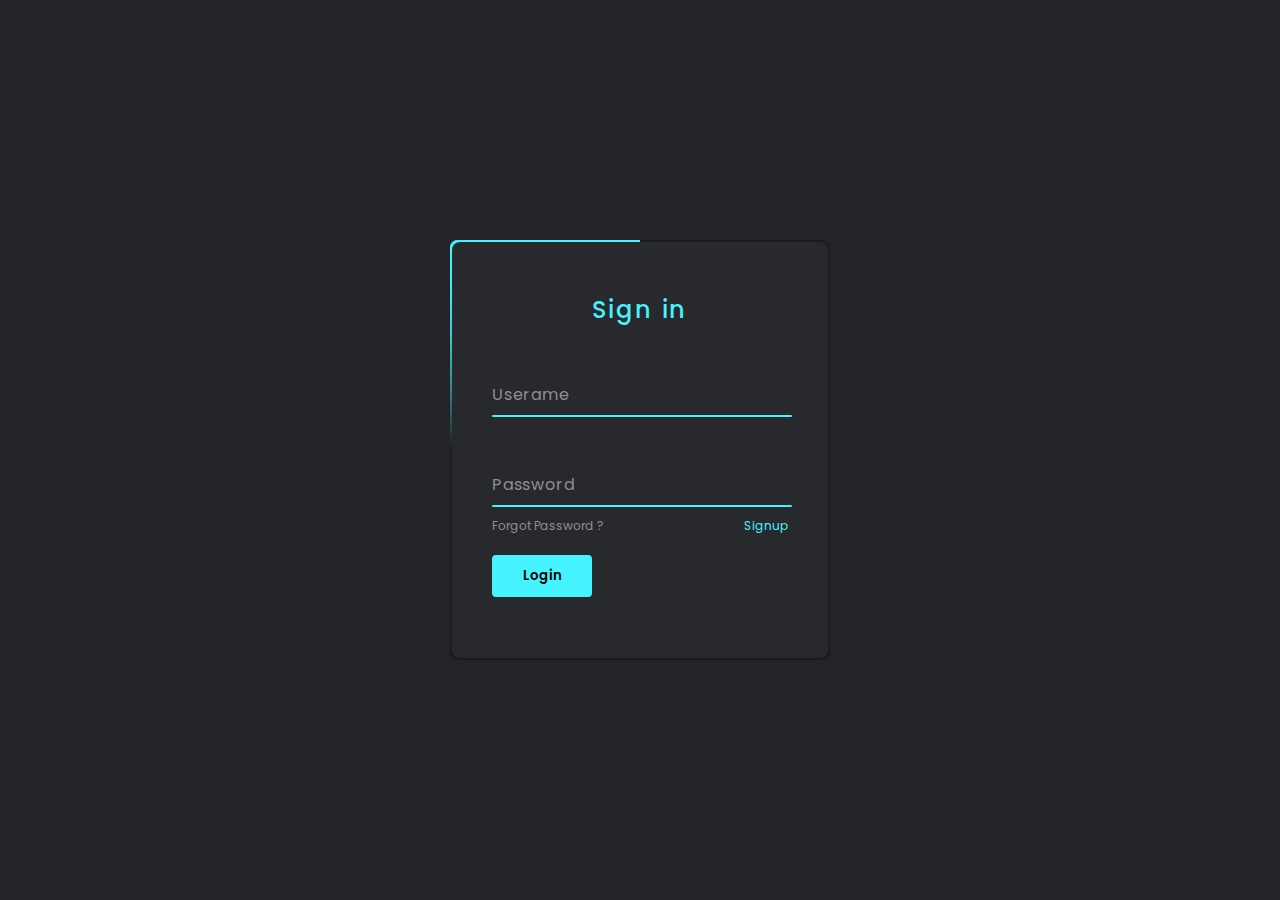
<file: AnimatedLoginForm/index.html>
<!DOCTYPE html>
<html lang="en">
<head>
	<meta charset="UTF-8">
	<title>Animated Login Form</title>
	<link rel="stylesheet" href="style.css">
</head>
<body>
	<div class="box">
		<form autocomplete="off">
			<h2>Sign in</h2>
			<div class="inputBox">
				<input type="text" required="required">
				<span>Userame</span>
				<i></i>
			</div>
			<div class="inputBox">
				<input type="password" required="required">
				<span>Password</span>
				<i></i>
			</div>
			<div class="links">
				<a href="#">Forgot Password ?</a>
				<a href="#">Signup</a>
			</div>
			<input type="submit" value="Login">
		</form>
	</div>
</body>
</html>
</file>
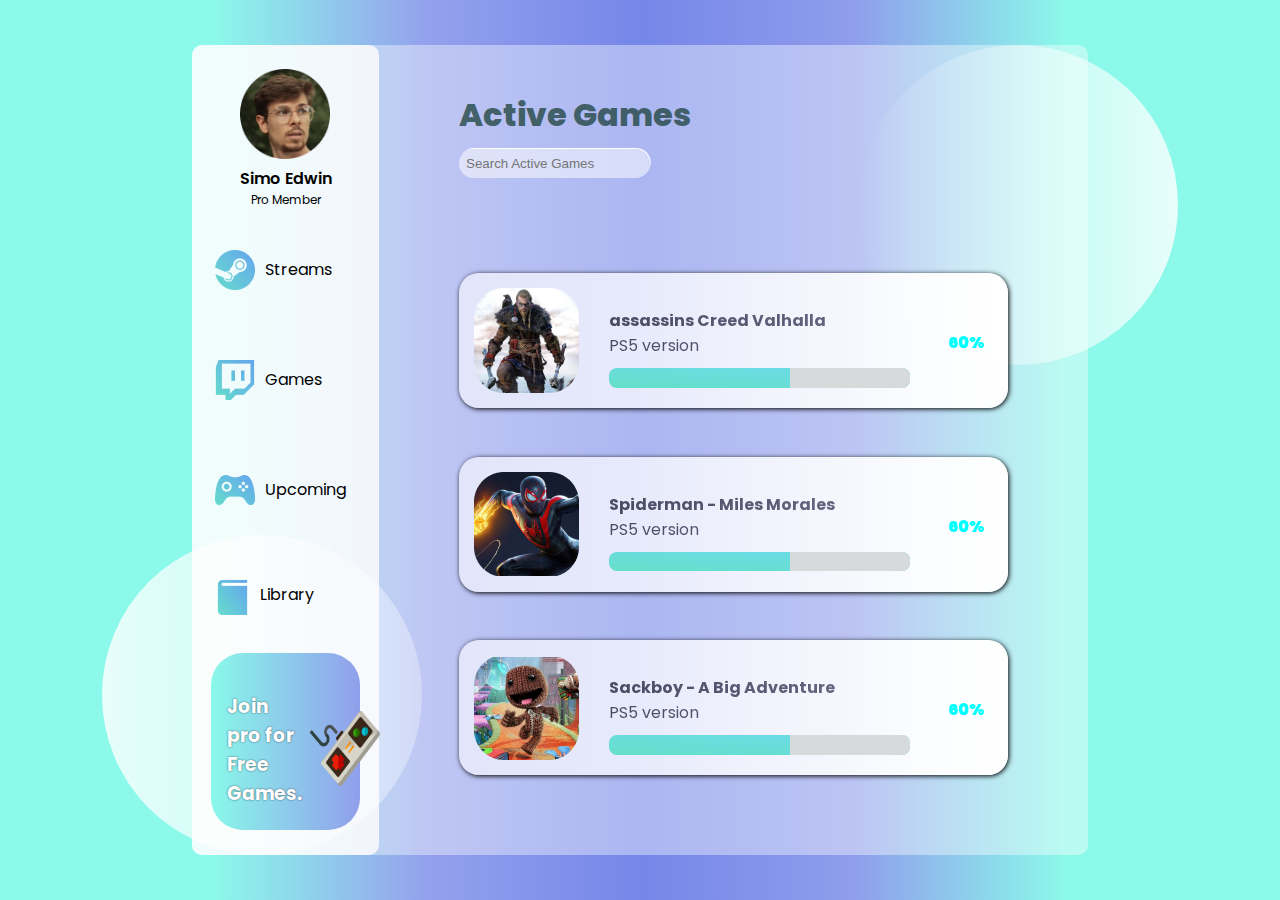
<file: glassWebpage/index.html>
<!DOCTYPE html>
<html lang="en">
<head>
    <meta charset="UTF-8">
    <meta http-equiv="X-UA-Compatible" content="IE=edge">
    <meta name="viewport" content="width=device-width, initial-scale=1.0">
    <link rel="preconnect" href="https://fonts.googleapis.com"/><link rel="preconnect" href="https://fonts.gstatic.com" crossorigin/><link href="https://fonts.googleapis.com/css2?family=Poppins&display=swap" rel="stylesheet"/>
    <link rel="stylesheet" href="style.css">
    <title>Glass Website</title>
</head>
<body>
<div id="container"> <!--sabse bada dibba -->
    <div id="left_section">  <!--left side dibba -->
        <div class="personal">  <!--image ke liye -->
            <img src="./images/avatar.png" alt="my_image"/>
            <p class="name">Simo Edwin</p> 
            <p class="member_type">Pro Member</p>
        </div>

        <div class="menus"> <!--four menus ke liye -->
            <div><img src="./images/steam.png" alt="streams" /><span>Streams</span></div>
            <div><img src="./images/twitch.png" alt="Games" /><span>Games</span></div>
            <div><img src="./images/upcoming.png" alt="Upcoming" /><span>Upcoming</span></div>
            <div><img src="./images/library.png" alt="Library" /><span>Library</span></div>
        </div>

        <div class="free_game_poster"> <!--last wala poster ke liye -->
            <div><h3>Join pro for Free Games.</h3></div>
            <div><img src="./images/controller.png" alt="controller"></div>
        </div>

    </div>

    <div id="games_section">

        <div class="input_for_search"> <!--search ke liye div -->
        <h2>Active Games</h2>
            <input type="text" name="search" id="search" placeholder="Search Active Games" />
        </div>

        <div class="games_display_section"> <!--sabhi games ke liye div -->

            <div class="game">  <!--ek game ka div -->
                <div class="game_image"><img src="./images/assassins.png" alt="assassins" /></div>
                <div class="description">
                    <div class="game_description">
                            <h4>assassins Creed Valhalla</h4>
                            <p>PS5 version</p>
                            <div></div>
                    </div>
                    <div class="game_percentage"><p>60%</p></div>
                </div>
            </div>

            <div class="game">
                <div class="game_image"><img src="./images/spiderman.png" alt="spiderman" /></div>
                <div class="description">
                    <div class="game_description">
                        <h4>Spiderman - Miles Morales</h4>
                        <p>PS5 version</p>
                        <div></div>
                    </div>
                    <div class="game_percentage"><p>60%</p></div>
                </div>
            </div>

            <div class="game">
                <div class="game_image"><img src="./images/sackboy.png" alt="sackboy" /></div>
                <div class="description">
                    <div class="game_description">
                        <h4>Sackboy - A Big Adventure</h4>
                        <p>PS5 version</p>
                        <div></div>
                    </div>
                    <div class="game_percentage"><p>60%</p></div>
                </div>
            </div>
        </div>
    </div>
</div>
<div class="circle1"></div>
<div class="circle2"></div>
</body>
</html>
</file>
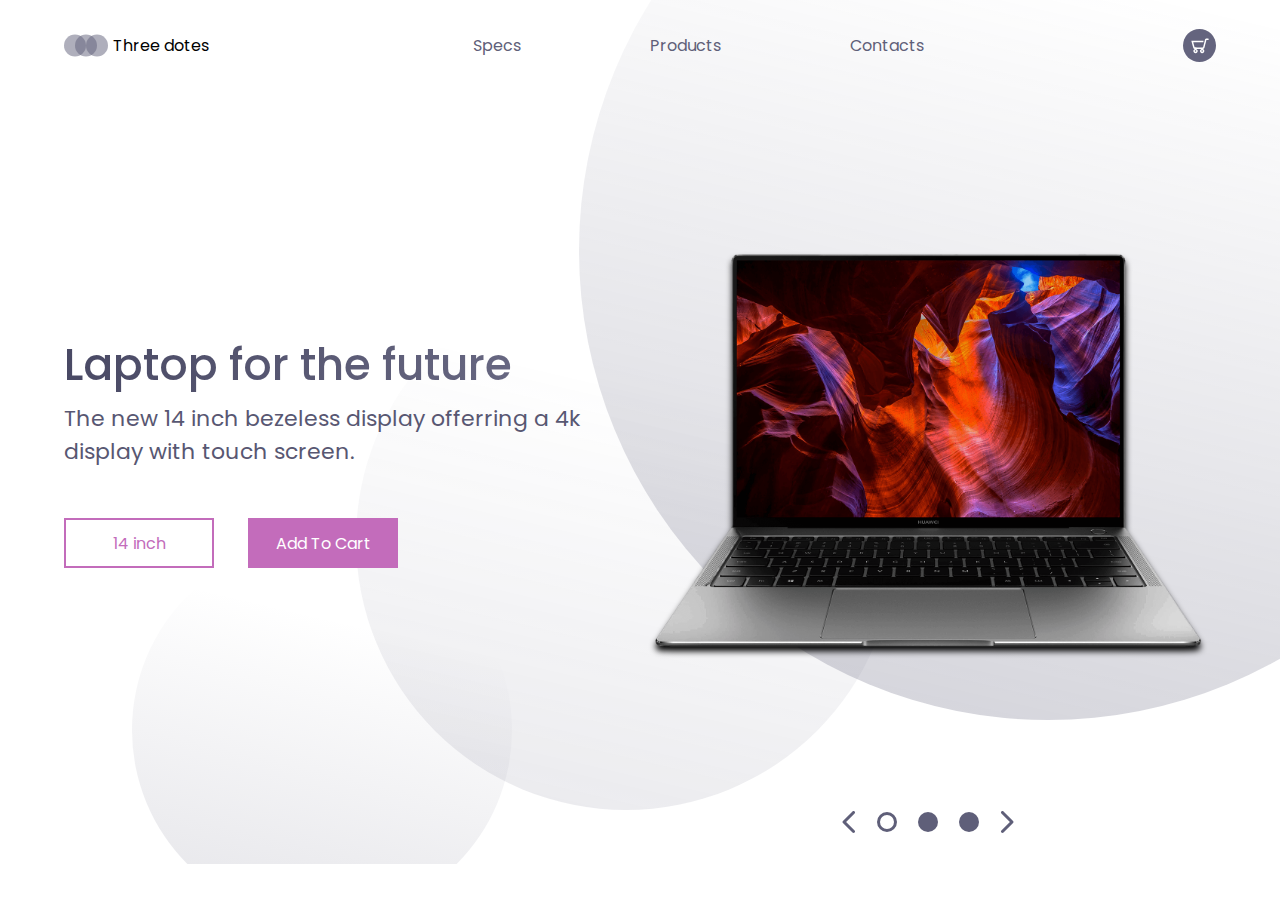
<file: laptopWebsite/index.html>
<!DOCTYPE html>
<html lang="en">
<head>
    <meta charset="UTF-8">
    <meta http-equiv="X-UA-Compatible" content="IE=edge">
    <meta name="viewport" content="width=device-width, initial-scale=1.0">
    <link rel="preconnect" href="https://fonts.googleapis.com"/><link rel="preconnect" href="https://fonts.gstatic.com" crossorigin/><link href="https://fonts.googleapis.com/css2?family=Poppins&display=swap" rel="stylesheet"/>
    <link rel="stylesheet" href="style.css"/>
    <title>Landing page</title>
</head>
<body>
    <header>
        <div class="logo-container">
            <img src="./img/logo.svg" alt="logo"/>
            <h4><div class="logo">Three dotes</div></h4>
        </div>
        <nav>
            <ul class="nav-links">
                <li ><a class="nav-link" href="#">Specs</a></li>
                <li ><a class="nav-link" href="#">Products</a></li>
                <li ><a class="nav-link" href="#">Contacts</a></li>
            </ul>
        </nav>
        <div class="cart">
            <img src="./img/cart.svg" alt="cart" />
        </div>
    </header>

    <main>
        <section class="presentation">
            <div class="introduction">
                <div class="intro-text">
                    <h1>Laptop for the future</h1>
                    <p>The new 14 inch bezeless display offerring a 4k
                    display with touch screen.
                    </p>
                </div>
                <div class="cta">
                    <button class="cta-select">14 inch</button>
                    <button class="cta-add">Add To Cart</button>
                </div>
            </div>
            <div class="cover">
                <img src="./img/matebook.png" alt="matebook"/>
            </div>
        </section>

        <div class="laptop-select">
            <img src="./img/arrow-left.svg" alt="arrow-left">
            <img src="./img/dot.svg" alt="dot">
            <img src="./img/dot-full.svg" alt="dot-full">
            <img src="./img/dot-full.svg" alt="dot-full">
            <img src="./img/arrow-right.svg" alt="arrow-right">
        </div>

    <img class="circle" id="big-circle" src="./img/big-eclipse.svg" alt="big-eclipse">
    <img class="circle" id="mid-circle" src="./img/mid-eclipse.svg" alt="mid-eclipse">
    <img class="circle" id="small-circle" src="./img/small-eclipse.svg" alt="small-eclipse">
    </main>
    
</body>
</html>
</file>
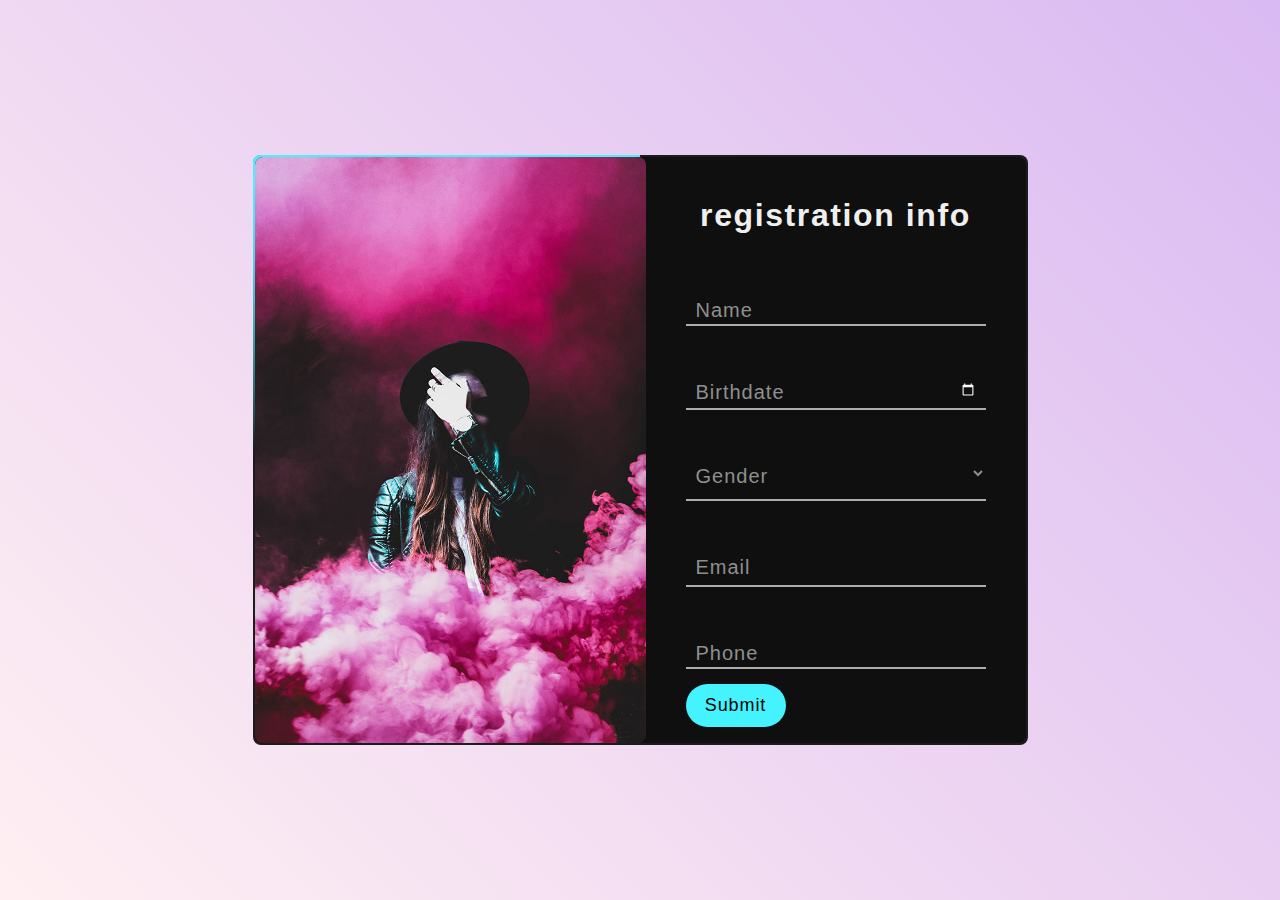
<file: registrationForm/index.html>
<!DOCTYPE html>
<html lang="en">

<head>
    <meta charset="UTF-8">
    <meta http-equiv="X-UA-Compatible" content="IE=edge">
    <meta name="viewport" content="width=device-width, initial-scale=1.0">
    <title>Registration form</title>
    <link rel="stylesheet" href="style.css">
</head>

<body>
    <div class="container">
        <div class="two-part-box">
            <div class="item" id="img-box">
                <img src="cardImgR.jpg" alt="">
            </div>
            <div class="item" id="form-box">
                <h1>registration info</h1>
                <form action="#" method="post">
                    <div class="inputBox">
                        <input type="text" id="name" required="required">
                        <span>Name</span>
                        <i></i>
                    </div>
                    <div class="inputBox">
                        <input type="date" id="birthdate" required="required">
                        <span>Birthdate</span>
                        <i></i>
                    </div>
                    <div class="selectBox">
                        <select name="Gender" id="Gender" required>
                            <option value="" selected  disabled></option>
                            <option value="Male">Male</option>
                            <option value="Female">Female</option>
                            <option value="Other">Other</option>
                        </select>
                        <span>Gender</span>
                        <i></i>
                    </div>
                    <div class="inputBox">
                        <input type="email" id="mail" required="required">
                        <span>Email</span>
                        <i></i>
                    </div>
                    <div class="inputBox">
                        <input type="tel" id="phone" required="required">
                        <span>Phone</span>
                        <i></i>
                    </div>
                    <input type="submit" value="Submit">
                </form>
            </div>
        </div>
    </div>
</body>

</html>
</file>
<file: AnimatedLoginForm/style.css>
@import url('https://fonts.googleapis.com/css2?family=Poppins:wght@300;400;500;600;700;800;900&display=swap');
*
{
	margin: 0;
	padding: 0;
	box-sizing: border-box;
  font-family: 'Poppins', sans-serif;
}
body 
{
	display: flex;
	justify-content: center;
	align-items: center;
	min-height: 100vh;
	flex-direction: column;
	background: #23242a;
}
.box 
{
	position: relative;
	width: 380px;
	height: 420px;
	background: #1c1c1c;
	border-radius: 8px;
	overflow: hidden;
}
.box::before 
{
	content: '';
	z-index: 1;
	position: absolute;
	top: -50%;
	left: -50%;
	width: 380px;
	height: 420px;
	transform-origin: bottom right;
	background: linear-gradient(0deg,transparent,#45f3ff,#45f3ff);
	animation: animate 6s linear infinite;
}
.box::after 
{
	content: '';
	z-index: 1;
	position: absolute;
	top: -50%;
	left: -50%;
	width: 380px;
	height: 420px;
	transform-origin: bottom right;
	background: linear-gradient(0deg,transparent,#45f3ff,#45f3ff);
	animation: animate 6s linear infinite;
	animation-delay: -3s;
}
@keyframes animate 
{
	0%
	{
		transform: rotate(0deg);
	}
	100%
	{
		transform: rotate(360deg);
	}
}
form 
{
	position: absolute;
	inset: 2px;
	background: #28292d;
	padding: 50px 40px;
	border-radius: 8px;
	z-index: 2;
	display: flex;
	flex-direction: column;
}
h2 
{
	color: #45f3ff;
	font-weight: 500;
	text-align: center;
	letter-spacing: 0.1em;
}
.inputBox 
{
	position: relative;
	width: 300px;
	margin-top: 35px;
}
.inputBox input 
{
	position: relative;
	width: 100%;
	padding: 20px 10px 10px;
	background: transparent;
	outline: none;
	box-shadow: none;
	border: none;
	color: #23242a;
	font-size: 1em;
	letter-spacing: 0.05em;
	transition: 0.5s;
	z-index: 10;
}
.inputBox span 
{
	position: absolute;
	left: 0;
	padding: 20px 0px 10px;
	pointer-events: none;
	font-size: 1em;
	color: #8f8f8f;
	letter-spacing: 0.05em;
	transition: 0.5s;
}
.inputBox input:valid ~ span,
.inputBox input:focus ~ span 
{
	color: #45f3ff;
	transform: translateX(0px) translateY(-34px);
	font-size: 0.75em;
}
.inputBox i 
{
	position: absolute;
	left: 0;
	bottom: 0;
	width: 100%;
	height: 2px;
	background: #45f3ff;
	border-radius: 4px;
	overflow: hidden;
	transition: 0.5s;
	pointer-events: none;
	z-index: 9;
}
.inputBox input:valid ~ i,
.inputBox input:focus ~ i 
{
	height: 44px;
}
.links 
{
	display: flex;
	justify-content: space-between;
}
.links a 
{
	margin: 10px 0;
	font-size: 0.75em;
	color: #8f8f8f;
	text-decoration: beige;
}
.links a:hover, 
.links a:nth-child(2)
{
	color: #45f3ff;
}
input[type="submit"]
{
	border: none;
	outline: none;
	padding: 11px 25px;
	background: #45f3ff;
	cursor: pointer;
	border-radius: 4px;
	font-weight: 600;
	width: 100px;
	margin-top: 10px;
}
input[type="submit"]:active 
{
	opacity: 0.8;
}
</file>
<file: glassWebpage/style.css>
*{
    padding: 0;
    margin: 0;
    box-sizing: border-box;
}
body{
    font-family: 'Poppins', sans-serif;
    display: flex;
    justify-content: center;
    align-items: center;
    height: 100vh;
    background: linear-gradient(to right, #1bf3d681,#1bf3d681, rgba(68, 91, 223, 0.571),rgba(58, 83, 223, 0.703),rgba(68, 91, 223, 0.598),#1bf3d681, #1bf3d681);
}
#container{
    height: 90vh;
    width: 70%;
    background: rgba(255, 255, 255, 0.4);
    border-radius: 10px;
    display: flex;
}

#left_section{
    flex:1 1;
    background-color: rgba(255, 254, 254, 0.8);
    border-radius: 10px;
    display: flex;
    flex-direction: column;
    align-items:center;
}
#left_section .personal {
    margin-top: 1.5em;
    flex:1 1;
}
.personal img{
    height: 60%;
    width: auto;
}
.personal .name{
    font-weight: 600;
}
.personal .member_type{
    font-size: 12px;
    text-align: center;
}
#left_section .menus{
    flex:3 1;
    display: flex;
    flex-direction: column;
    justify-content: space-around;

}
.menus div span{
    padding: 10px;
    position: relative;
    bottom: 15px;
}
#left_section .free_game_poster{
    flex:1 1;
    height: 20%;
    width:80%;
    background:linear-gradient(to right, #1bf3d681,rgba(68, 91, 223, 0.571));;
    border-radius: 2rem;
    margin-bottom: 25px;
    padding: 1rem;
    display: flex;
    align-items: center;
}  
.free_game_poster div{
    flex:1;
}
.free_game_poster h3{
    color: white;
    max-height: 100px;
    text-shadow: 0.5px 0px 2px rgba(0, 0, 0, 0.623);
}
.free_game_poster img{
    width: 80px;
    height: 100px;
}

#games_section{
    flex:3 1;
    display: flex;
    flex-direction: column;
    padding: 10px 40px;
    margin: 10px 40px;
    justify-content:space-around;
}
.input_for_search{
    color: #224642c8;
}
.input_for_search h2{
    font-size: 2em;
    font-weight: 800;
}
.input_for_search input{
    border-radius: 20px;
    padding: 7px;
    margin: 10px 0px;
    background: rgba(255, 255, 255, 0.525);
    border: none;
    box-shadow: 0.7px -1px white;
}
.games_display_section{
    display: flex;
    flex-direction: column;
    height: 550px;
    justify-content: space-around;
    margin: 10px 0;

}
.game{
    background: linear-gradient(to right,rgba(255, 255, 255, 0.578),white);
    display: flex;
    height: 135px;
    padding: 15px;
    border-radius: 20px;
    box-shadow: 1px 1px 5px black;
}
.description{
    width:100%;
    display: flex;
}
.description~div{
    display: inline-block;
}
.game_description{
    float: left;
    flex:1;
    padding: 10px 20px;
    margin: 10px 10px;
}
.game_description h4, .game_description p{
    background: linear-gradient(to right, #494964, #6f6f89);
    -webkit-background-clip: text; 
    -webkit-text-fill-color: transparent;
}
.game_description div{
    background: linear-gradient(to right top, #65dfc9, #6cdbeb);
    width: 95%;
    height:30%;
    margin-top: 10px;
    border-radius: 8px;
    position: relative;
    overflow: hidden;
}
.game_description div::after{
    content: "";
    width: 100%;
    height:100%;
    background: rgba(218, 218, 218, 0.966);
    position: absolute;
    left: 60%;
}
.game_percentage{
    float: right;
    position: relative;
    top:40%;
    right:2%;
    color: aqua;
    font-weight: 900;
    text-shadow: 1px 1px 2px ,rgba(16, 228, 232, 0.651);
}

.circle1{
    background: linear-gradient( to right, rgba(255, 255, 255, 0), rgba(255, 255, 255, 0.8) );
    top:5%;
    right: 8%;
    z-index: -1;
}
.circle2{
    background: linear-gradient( to left, rgba(255, 255, 255, 0.3), rgba(255, 255, 255, 0.8) );
    bottom: 5%;
    left: 8%;
    z-index: -1;
}
.circle1, .circle2 {
    
    height: 20rem;
    width: 20rem;
    position: absolute;
    border-radius: 50%;
}
</file>
<file: laptopWebsite/style.css>
*{
    padding: 0;
    margin: 0;
    box-sizing: border-box;
}

body{
    font-family: 'Poppins', sans-serif;
}

button{
    font-family: 'Poppins', sans-serif;
}

header{
    display: flex;
    width: 90%;
    height: 10vh;
    margin: auto;
    align-items: center;
}

.logo-container, .nav-links, .cart{
    display: flex;
}

.logo-container{
    flex-grow: 1;
}

.logo{
    font-weight: 400;
    margin: 5px;
}

nav{
    flex-grow: 2;
}

.nav-links{
    justify-content: space-around;
    list-style: none;
}

.nav-link{
    color: #5f5f79;
    text-decoration: none;
}

.cart{
    flex-grow: 1;
    justify-content: flex-end;
}

.presentation{
    display: flex;
    width: 90%;
    margin: auto;
    min-height: 80vh;
    align-items: center;
}

.introduction{
    flex: 1;
}

.intro-text h1{
    font-size: 44px;
    font-weight: 500;
    background: linear-gradient(to right, #494964, #6f6f89);
    -webkit-background-clip: text; 
    -webkit-text-fill-color: transparent;
}

.intro-text p {
    margin-top: 5px;
    font-size: 22px;
    color: #585772;
}

.cta {
    padding-top: 50px;
}

.cta-select {
    border: 2px solid #c36cbb;
    background: transparent;
    color: #c36cbb;
    width: 150px;
    height: 50px;
    cursor: pointer;
    font-size: 16px;
}

.cta-add {
    background: #c36cbb;
    width: 150px;
    height: 50px;
    cursor: pointer;
    font-size: 16px;
    border: none;
    color: white;
    margin-left: 30px;
}

.cover{
    flex: 1;
    height: 60vh;
    display: flex;
    justify-content: center;
}
.cover img{
    height: 100%;
    width: auto;
    filter: drop-shadow(0px 5px 3px black);
    animation: drop 1.5s ease;
}

.circle{
    position: absolute;
}

img#big-circle {
    top: 0px;
    right: 0px;
    z-index: -1;
    opacity: 0.5;
    height: 80%;
}

img#mid-circle{
    top: 30%;
    right: 30%;
    z-index: -1;
    height: 60%; 
    opacity: 0.4;
}

img#small-circle{
    top: 60%;
    right: 60%;
    z-index: -1;
}

.laptop-select{
    width: 15%;
    display: flex;
    justify-content: space-around;
    position: absolute;
    right: 20%;
}

@keyframes drop{
    0%{
        opacity: 0;
        transform: translateY(-80px);
    }
    100%{
        opacity: 1;
        transform: translateY(0px);
    }
}

@media screen and (min-width:449px) and (max-width:1024px){
    .presentation{
        flex-direction: column;
    }
    .introduction{
        margin-top: 5vh;
        text-align: center;
        flex: 1 1;
    }
    .intro-text h1{
        font-size: 30px;
    }
    .intro-text p{
        font-size: 18px;
    }
    .cta{
        padding-top: 10px;
        margin-top: 10px;
    }
    .laptop-select{
        bottom: 5%;
        right: 50%;
        width: 50%;
        transform: translate(50%, 5%);
    }
    .cover{
        flex: 1 1;
    }
    .cover img{
        height: 60vh;
    }
    img#big-circle, img#mid-circle, img#small-circle{
        opacity: 0.2;
    }
}

@media screen and (max-width:448px){
    .presentation{
        display: none;
    }
}
</file>
<file: registrationForm/style.css>
*{
    margin: 0px;
    padding: 0px;
    box-sizing: border-box;
    font-family:'poppins',sans-serif;
}

body{
    display: flex;
    justify-content: center;
    align-items: center;
    min-height: 100vh;
    background:linear-gradient(-135deg,rgba(185, 124, 231, 0.53),rgba(255, 192, 203, 0.247));
    background-repeat: no-repeat;
}

.container{
    position: relative;
    min-width: 775px;
    height: 590px;
    background-color: #1c1c1c;
    border-radius: 8px;
    overflow: hidden;
}

.container::before{
    content: "";
    position:absolute;
    top: -50%;
    left: -50%;
    min-width: 775px;
    height: 590px;
    background: linear-gradient(0deg,transparent,#45f3ff,#45f3ff);
    animation: animate 6s linear infinite;
    transform-origin: bottom right;
}

.container::after{
    content: "";
    position:absolute;
    top: -50%;
    left: -50%;
    min-width: 775px;
    height: 590px;
    background: linear-gradient(0deg,transparent,#45f3ff,#45f3ff);
    animation: animate 6s linear infinite;
    transform-origin: bottom right;
    animation-delay: -3s;
}

@keyframes animate {
    0%{
        transform: rotate(0deg);
    }
    100%{
        transform: rotate(360deg);
    }
}

.two-part-box{
    position: absolute;
    background: #0f0f0f;
    inset:2px;
    border-radius: 8px;
    z-index: 10;
    display: flex;
}

img{
    width:100%;
    height: 100%;
    border-radius: 8px;
}

form{
    padding: 10px 40px 50px 40px;
    display: flex;
    flex-direction: column;
    font-size: 20px;

}

div h1{
    color: #efefef ;
    font-weight: 600;
    text-align: center;
    margin-top: 40px;
    letter-spacing: 0.05em;
}

.inputBox, .selectBox{
    position: relative;
    width: 300px;
    margin-top: 35px;
}

.inputBox input{
    position:relative;
    width:100%;
    padding: 20px 10px 10px;
    background: transparent;
    border: none;
    border-bottom: 2px solid #adadad;
    outline: none;
    color: #8f8f8f;
    letter-spacing: 0.05em;
    z-index: 12;
}

input[type="date"]{
    color: transparent;
}

input[type="date"]:valid,
input[type="date"]:focus{
    color: #8f8f8f;
}

::-webkit-calendar-picker-indicator{
    border-radius: 2px;
    filter: invert(1);
    padding: 1px;
}

input[type="email"]{
    margin-top: 4px;
    border-radius: 6px 6px 0px 0px;
}

.selectBox select{
    position:relative;
    width:100%;
    padding: 20px 10px 10px;
    background: transparent;
    border: none;
    border-bottom: 2px solid #adadad;
    outline: none;
    color: #8f8f8f;
    font-size: 20px;
    letter-spacing: 0.05em;
    z-index: 12;
}

.inputBox span, .selectBox span{
    position: absolute;
    left:0;
    padding: 20px 10px 10px;
    font-size: 1em;
    color: #8f8f8f;
    pointer-events: none;
    letter-spacing: 0.05em;
    transition: 0.5s;
}

.inputBox input:valid ~ span,
.inputBox input:focus ~ span, .selectBox select:valid ~ span,
.selectBox select:focus ~ span{
    color: #45f3ff;
    transform: translateX(-9px) translateY(-34px);
    font-size: 0.80em;
}

.inputBox i, .selectBox i{
    position:absolute;
    left:0px;
    bottom:0px;
    height: 2px;
    width:0%;
    background: #45f3ff;
    border-radius: 4px;
    pointer-events: none;
    transition: 0.5s;
}

.inputBox input:valid ~ i,
.inputBox input:focus ~ i, .selectBox select:valid ~ i, .selectBox select:focus ~ i{
    width: 100%;
    z-index: 12;
}

input[type="submit"]{
    border:none;
    background: #45f3ff;
    padding: 11px 15px;
    width: 100px;
    margin-top: 15px;
    border-radius: 50px;
    font-size: 0.9em;
    letter-spacing: 0.05em;
    cursor: pointer;
}

@media screen and (max-width:774px){
    body{
        height: 185vh;
        width: auto;
    }
    
    .container{
        position: relative;
        min-width: 100vw;
        height:160vh;
        background-color: #1c1c1c;
        border-radius: 8px;
        overflow: hidden;
    }
    
    .container::before{
        content: "";
        position:absolute;
        top: -50%;
        left: -50%;
        min-width: 100vw;
        height: 160vh;
        background: linear-gradient(0deg,transparent,#45f3ff,#45f3ff);
        animation: animate 6s linear infinite;
        transform-origin: bottom right;
    }
    
    .container::after{
        content: "";
        position:absolute;
        top: -50%;
        left: -50%;
        min-width: 100vw;
        height: 160vh;
        background: linear-gradient(0deg,transparent,#45f3ff,#45f3ff);
        animation: animate 6s linear infinite;
        transform-origin: bottom right;
        animation-delay: -3s;
    }
    
    @keyframes animate {
        0%{
            transform: rotate(0deg);
        }
        100%{
            transform: rotate(360deg);
        }
    }

    .two-part-box{
        display: flex;
        flex-direction: column;
    }

    img{
        height: 400px;
        object-fit:cover;
    }

    form{
        font-size: 1em;
        padding: 10px 40px;
    }

    div h1{
        text-align: start;
        margin-left: 40px;
        height:36px;
        width:max-content;
    }

    .inputBox, .selectBox{
        width:100%;
    }

    input[type="submit"] {
        margin-top: 35px;
    }
}
</file>
